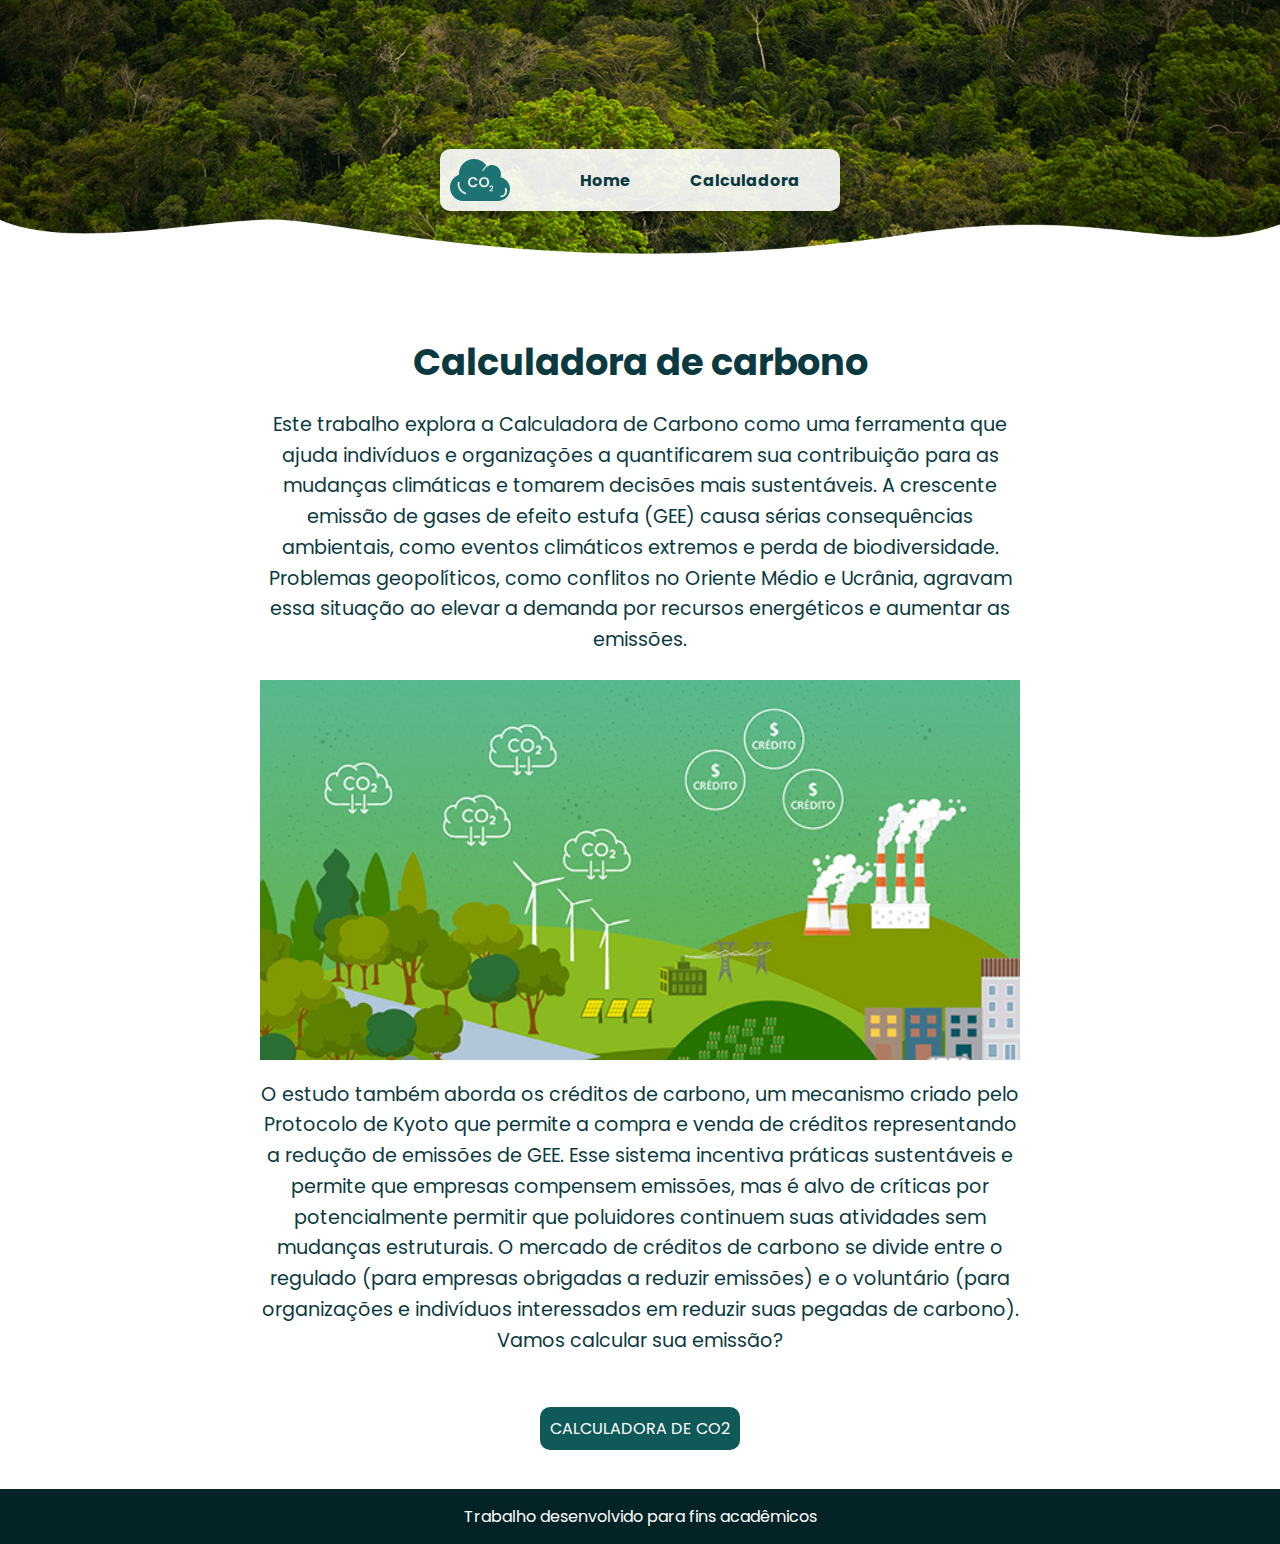
<file: APS/index.html>
<!DOCTYPE html>
<html>

<head>
    <meta charset="UTF-8">
    <meta name="viewport" content="width=device-width, initial-scale=1.0">
    <link rel="preconnect" href="https://fonts.googleapis.com">
    <link rel="preconnect" href="https://fonts.gstatic.com" crossorigin>
    <link rel="stylesheet" href="./styles/styles.css">
    <link href="https://fonts.googleapis.com/css2?family=Poppins:ital,wght@0,100;0,200;0,300;0,400;0,500;0,600;0,700;0,800;0,900;1,100;1,200;1,300;1,400;1,500;1,600;1,700;1,800;1,900&display=swap" rel="stylesheet">
    <title>Calculadora de Carbono</title>
</head>

<header >
    <div class="img-bg">
        <img src="./img/BG.jpg" alt="">
        <nav class="menu">
            <img src="./img/_LOGO_.svg" alt="">
            <a href="index.html">Home</a>
            <a href="cc.html">Calculadora</a>
        </nav>
    </div>
</header>

<body class="body">
    <div class="body-textos">
        <H1 class="fonte-titulo">Calculadora de carbono</H1>
        <h2 class="fonte-textos">Este trabalho explora a Calculadora de Carbono como uma ferramenta que ajuda indivíduos e organizações a quantificarem sua contribuição para as mudanças climáticas e tomarem decisões mais sustentáveis. A crescente emissão de gases de efeito estufa (GEE) causa sérias consequências ambientais, como eventos climáticos extremos e perda de biodiversidade. Problemas geopolíticos, como conflitos no Oriente Médio e Ucrânia, agravam essa situação ao elevar a demanda por recursos energéticos e aumentar as emissões.</h2>
        <img class="img-noticia" src="./img/fotohome.jpg" alt="">

        <h2 class="fonte-textos">O estudo também aborda os créditos de carbono, um mecanismo criado pelo Protocolo de Kyoto que permite a compra e venda de créditos representando a redução de emissões de GEE. Esse sistema incentiva práticas sustentáveis e permite que empresas compensem emissões, mas é alvo de críticas por potencialmente permitir que poluidores continuem suas atividades sem mudanças estruturais. O mercado de créditos de carbono se divide entre o regulado (para empresas obrigadas a reduzir emissões) e o voluntário (para organizações e indivíduos interessados em reduzir suas pegadas de carbono). <br> Vamos calcular sua emissão?
        </h2>
    </div>
    
    <div class="botao">
    <a href="cc.html" class="botao-reduzir">Calculadora de CO2</a>
    </div>
</body>

<footer>
    <p>Trabalho desenvolvido para fins acadêmicos</p>
</footer>

</html>
</file>
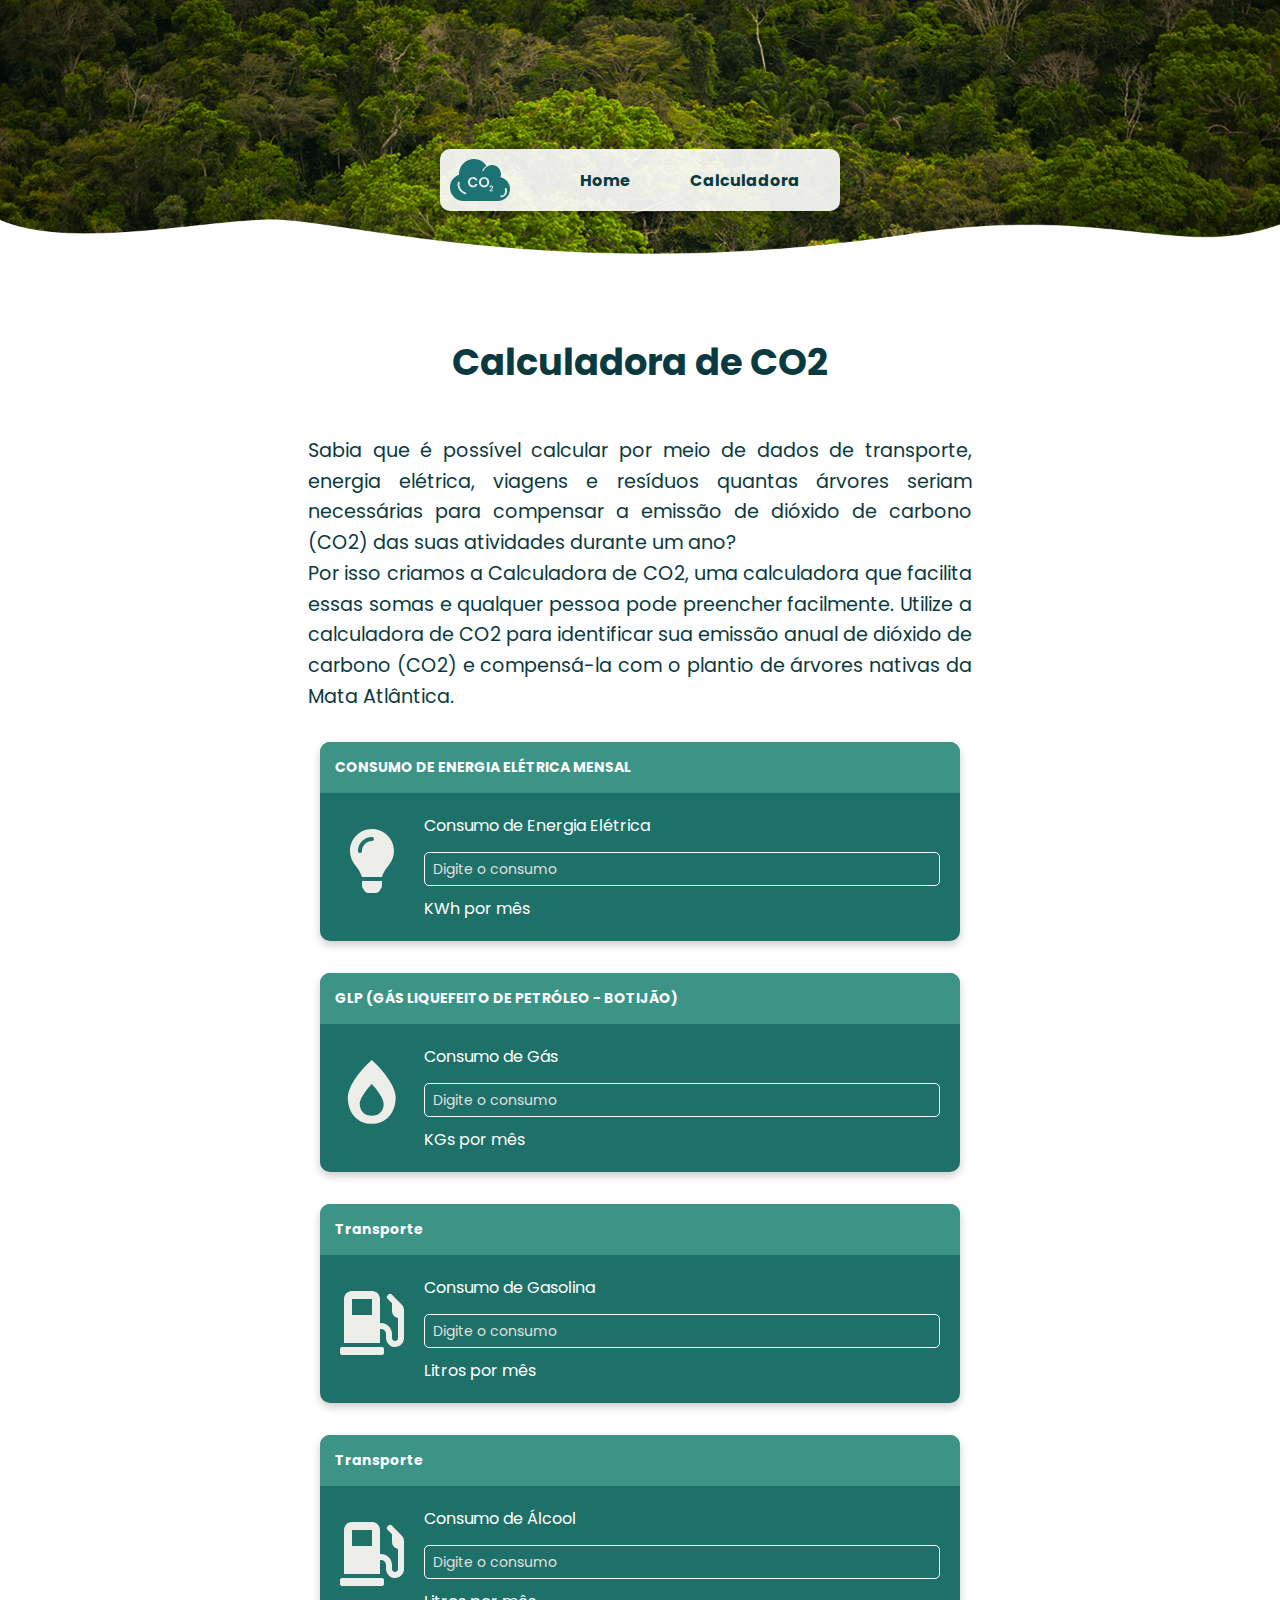
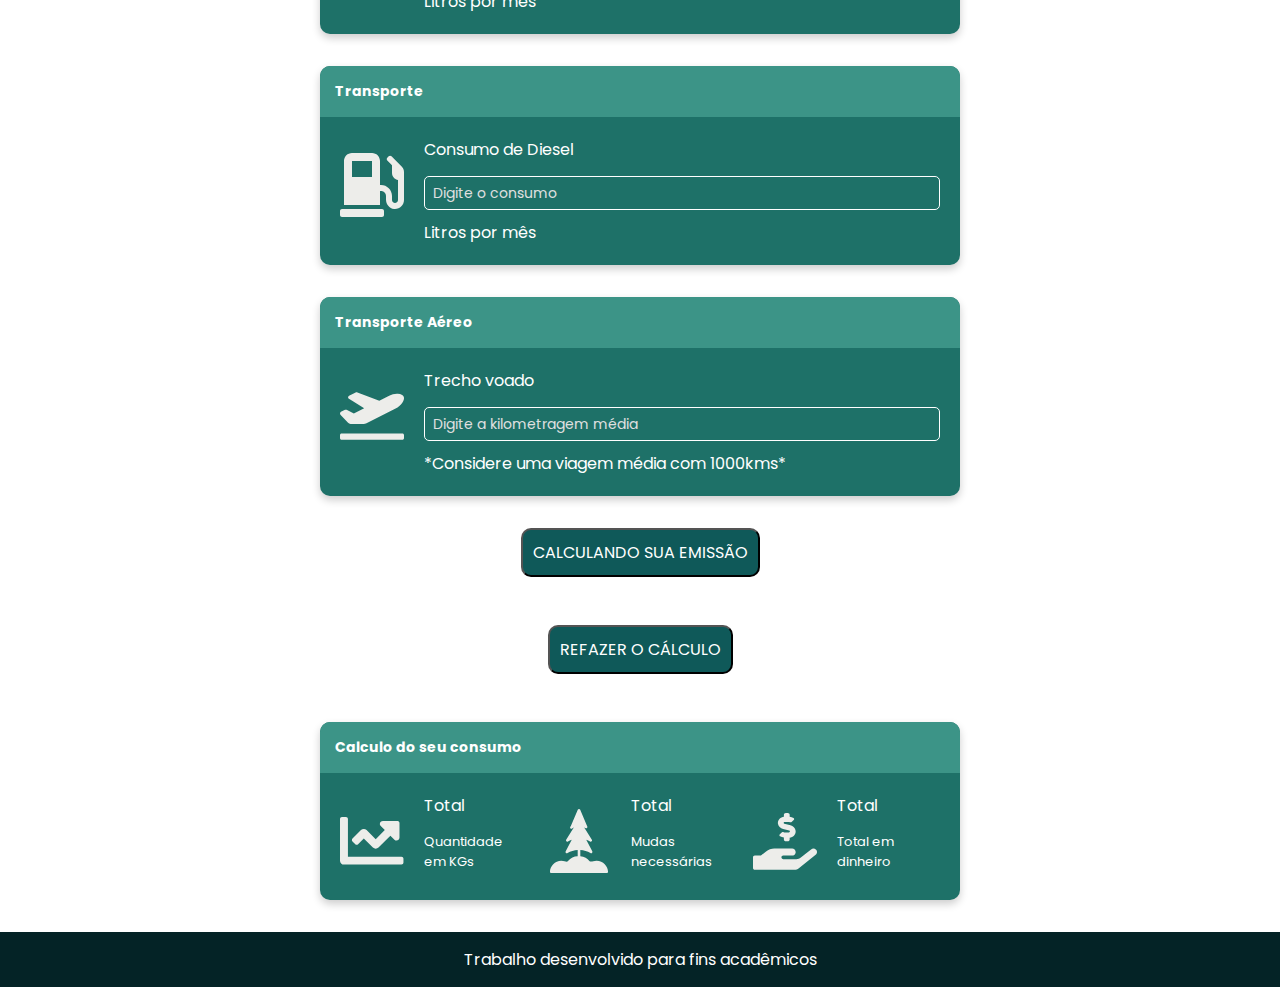
<file: APS/cc.html>
<!DOCTYPE html>
<html>

<head>
    <meta charset="UTF-8">
    <meta name="viewport" content="width=device-width, initial-scale=1.0">
    <link rel="preconnect" href="https://fonts.googleapis.com">
    <link rel="preconnect" href="https://fonts.gstatic.com" crossorigin>
    <link rel="stylesheet" href="./styles/styles.css">
    <link href="https://fonts.googleapis.com/css2?family=Poppins:ital,wght@0,100;0,200;0,300;0,400;0,500;0,600;0,700;0,800;0,900;1,100;1,200;1,300;1,400;1,500;1,600;1,700;1,800;1,900&display=swap" rel="stylesheet">
    <title>Calculadora de Carbono</title>
</head>

<header >
    <div class="img-bg">
        <img src="./img/BG.jpg" alt="">
        <nav class="menu">
            <img src="./img/_LOGO_.svg" alt="">
            <a href="index.html">Home</a>
            <a href="cc.html">Calculadora</a>
        </nav>
    </div>
</header>

<body class="body">

    <div class="textos-cc">
    <H1 class="fonte-titulo-cc"> Calculadora de CO2</H1>
    <h2  class="fonte-textos-cc">Sabia que é possível calcular por meio de dados de transporte, energia elétrica, viagens e resíduos quantas árvores seriam necessárias para compensar a emissão de dióxido de carbono (CO2) das suas atividades durante um ano? <br>
    Por isso criamos a Calculadora de CO2, uma calculadora que facilita essas somas e qualquer pessoa pode preencher facilmente.
    Utilize a calculadora de CO2 para identificar sua emissão anual de dióxido de carbono (CO2) e compensá-la com o plantio de árvores nativas da Mata Atlântica.</h2>
    </div>

    <div class="card-container">
        <div class="card">
            <h6 class="cardtitulo">CONSUMO DE ENERGIA ELÉTRICA MENSAL</h6>
            <div class="conteudo">
                <div class="icones">
                    <img src="./img/lampada.svg">
                </div>
                <div class="consumo">
                    <p class="consumo-titulo">Consumo de Energia Elétrica</p>
                    <div>
                        <input id="consumo-eletrico" type="number" placeholder="Digite o consumo">
                    </div>
                    <p>KWh por mês</p>
                </div>
            </div>
        </div>
    </div>

    <div class="card-container">
        <div class="card">
            <h6 class="cardtitulo">GLP (GÁS LIQUEFEITO DE PETRÓLEO - BOTIJÃO)</h6>
            <div class="conteudo">
                <div class="icones">
                    <img src="./img/gas.svg">
                </div>
                <div class="consumo">
                    <p class="consumo-titulo">Consumo de Gás</p>
                    <div>
                        <input id="consumo-gas" type="number" placeholder="Digite o consumo">
                    </div>
                    <p>KGs por mês</p>
                </div>
            </div>
        </div>
    </div>

    <div class="card-container">
        <div class="card">
            <h6 class="cardtitulo">Transporte</h6>
            <div class="conteudo">
                <div class="icones">
                    <img src="./img/gastank.svg">
                </div>
                <div class="consumo">
                    <p class="consumo-titulo">Consumo de Gasolina</p>
                    <div>
                        <input id="consumo-gasolina" type="number" placeholder="Digite o consumo">
                    </div>
                    <p>Litros por mês</p>
                </div>
            </div>
        </div>
    </div>

    <div class="card-container">
        <div class="card">
            <h6 class="cardtitulo">Transporte</h6>
            <div class="conteudo">
                <div class="icones">
                    <img src="./img/gastank.svg">
                </div>
                <div class="consumo">
                    <p class="consumo-titulo">Consumo de Álcool</p>
                    <div>
                        <input id="consumo-alcool" type="number" placeholder="Digite o consumo">
                    </div>
                    <p>Litros por mês</p>
                </div>
            </div>
        </div>
    </div>
    
    <div class="card-container">
        <div class="card">
            <h6 class="cardtitulo">Transporte</h6>
            <div class="conteudo">
                <div class="icones">
                    <img src="./img/gastank.svg">
                </div>
                <div class="consumo">
                    <p class="consumo-titulo">Consumo de Diesel</p>
                    <div>
                        <input id="consumo-diesel" type="number" placeholder="Digite o consumo">
                    </div>
                    <p>Litros por mês</p>
                </div>
            </div>
        </div>
    </div>

    <div class="card-container">
        <div class="card">
            <h6 class="cardtitulo">Transporte Aéreo</h6>
            <div class="conteudo">
                <div class="icones">
                    <img src="./img/aviao.svg" alt="">
                </div>
                <div class="consumo">
                    <p class="consumo-titulo">Trecho voado</p>
                    <div>
                        <input id="consumo-kms" type="number" placeholder="Digite a kilometragem média">
                    </div>
                    <p>*Considere uma viagem média com 1000kms*</p>
                </div>
            </div>
        </div>
    </div>
    
    <div class="botao">
        <button class="botao-reduzir">Calculando sua emissão</button>
    </div>
    <div class="botao">
        <button class="botao-refazer">Refazer o cálculo</button>
    </div>
   
    <div class="card-container">
        <div class="card">
            <h6 class="cardtitulo">Calculo do seu consumo</h6>
            <div class="conteudo">
                <div class="icones">
                    <img src="./img/graphic.svg">
                </div>
                <div class="consumo">
                    <p class="consumo-titulo">Total</p>
                    <div class="consumo-resultado">
                        <p id="resultado-co2">Quantidade em KGs</p>
                    </div>
                </div>
                <div class="icones">
                    <img src="./img/tree.svg">
                </div>
                <div class="consumo">
                    <p class="consumo-titulo">Total</p>
                    <div class="consumo-resultado">
                        <p id="resultado-arvores">Mudas necessárias</p>
                    </div>
                </div>
                <div class="icones">
                    <img src="./img/money.svg">
                </div>
                <div class="consumo">
                    <p class="consumo-titulo">Total</p>
                    <div class="consumo-resultado">
                        <p id="resultado-custo">Total em dinheiro</p>
                    </div>
                </div>
                </div>
            </div>
        </div>
    </div>
<script src="script.js"></script>
</body>
<footer>
    <p>Trabalho desenvolvido para fins acadêmicos</p>
</footer>
</html>
</file>
<file: APS/styles/styles.css>
@import url('https://fonts.googleapis.com/css2?family=Poppins:ital,wght@0,100;0,200;0,300;0,400;0,500;0,600;0,700;0,800;0,900;1,100;1,200;1,300;1,400;1,500;1,600;1,700;1,800;1,900&display=swap');

* {
    margin: 0;
    padding: 0;
    box-sizing: border-box;
}

.img-bg img {
    zoom: 2;
    max-width: 100%;
    height: auto;
    display: block;
    margin: 0 auto; /* Centraliza a imagem horizontalmente */
    position: relative;
}

.menu {
    display: flex;
    align-items: center;
    justify-content: space-between; /* Distribui a imagem e os links igualmente */
    font-family: 'Poppins';
    position: absolute;
    top: 20%;
    left: 50%;
    transform: translate(-50%, -50%);
    background-color: rgba(255, 255, 255, 0.9);
    padding: 10px 10px; /* Adicione um padding maior se precisar de mais espaço */
    border-radius: 10px;
    box-shadow: 0px 4px 8px rgba(0, 0, 0, 0.3);
}

.menu img {
    width: 30px;
    margin-right: 20px;
}

.menu a {
    color: #0A3A40;
    text-decoration: none;
    margin: 0px 30px; /* Espaço horizontal entre os links */
    font-size: 16px;
    font-weight: bold;
}

.menu a:hover {
    color: #062327; /* Cor diferente ao passar o mouse */
}

.body {
    justify-content: center;
    align-items: center;
    color: #0A3A40;
}

.body-textos {
    max-width: 800px; /* Define a largura máxima para não expandir demais */
    text-align: center; /* Alinha o conteúdo interno ao centro */
    margin: 0 auto; /* Centraliza a div no corpo da página */
    padding: 20px; /* Espaçamento interno para um layout mais bonito */
}

.fonte-titulo {
    font-family: 'Poppins';
    font-size: 2.3rem; /* Ajuste o tamanho conforme necessário */
    margin-bottom: 20px;
}

.textos-cc{
    width: 55%;
    text-align: justify; /* Alinha o conteúdo interno ao centro */
    margin: 0 auto; /* Centraliza a div no corpo da página */
    padding: 20px; /* Espaçamento interno para um layout mais bonito */
}

.fonte-textos {
    font-family: 'Poppins';
    font-weight: 400;
    font-size: 1.2rem;
    line-height: 1.6; /* Aumenta o espaçamento entre as linhas para facilitar a leitura */
    margin-bottom: 1.25em;
}

.fonte-titulo-cc {
    text-align: center;
    font-family: 'Poppins';
    font-size: 2.3rem; /* Ajuste o tamanho conforme necessário */
    margin-bottom: 1.25em;
}

.fonte-textos-cc {
    font-family: 'Poppins';
    font-weight: 400;
    font-size: 1.2rem;
    line-height: 1.6; /* Aumenta o espaçamento entre as linhas para facilitar a leitura */
    margin-bottom: 10px;
}

.img-noticia {
    width: 100%;
    margin: 20px auto; /* Centraliza a imagem e adiciona espaço acima e abaixo */
    display: block;
}

.botao {
    text-align: center;
    margin-top: 1em;
    margin-bottom: 3em;
}

.botao-reduzir{
    font-family: 'Poppins';
    background: #0F5959;
    padding: 10px;
    border-radius: 10px;
    text-decoration: none;
    color: white;
    font-size: 16px;
    text-transform: uppercase;
    position: relative;
}

.botao-refazer{
    font-family: 'Poppins';
    background: #0F5959;
    padding: 10px;
    border-radius: 10px;
    text-decoration: none;
    color: white;
    font-size: 16px;
    text-transform: uppercase;
    position: relative;
}

footer {
    font-family: 'Poppins';
    background-color: #042326; /* Cor de fundo */
    color: white; /* Cor do texto para contraste */
    padding: 15px; /* Espaçamento interno */
    text-align: center; /* Centraliza o conteúdo */
}


/* Styles voltado para os cards */

.card-container {
    display: flex;
    justify-content: center;
    align-items: center;
    font-family: 'Poppins';
    margin-bottom: 2em;
}

.card {
    width: 50%;
    background-color: #1e7168;
    border-radius: 10px;
    overflow: hidden;
    color: #ffffff;
    box-shadow: 0px 4px 8px rgba(0, 0, 0, 0.2);
}

.cardtitulo {
    background-color: #3c9487;
    padding: 15px;
    font-weight: bold;
    text-align: left;
    font-size: 14px;
}

/* Conteúdo do Card */

.conteudo {
    display: flex;
    align-items: flex-start; /* Alinha o ícone e o conteúdo de texto no topo */
    padding: 20px;
    gap: 20px; /* Espaço entre o ícone e o conteúdo de texto */
}

.icone {
    display: flex;
    justify-content: center; /* Centraliza o ícone horizontalmente */
    align-items: center; /* Centraliza o ícone verticalmente */
}

.icones img {
    margin-top: 1em;
    width: 4em;
    height: 4em;
}

.consumo {
    display: flex;
    flex-direction: column; /* Organiza os itens verticalmente */
    gap: 10px; /* Espaço entre os itens */
    flex: 1; /* Permite que o conteúdo ocupe o espaço restante */
}

.consumo-titulo {
    font-size: 16px;
    margin-bottom: 4px;
}

.consumo input {
    width: 100%;
    padding: 8px;
    border: 1px solid #ffffff;
    border-radius: 5px;
    background-color: transparent;
    color: #ffffff;
    font-size: 14px;
}

.consumo input::placeholder {
    color: #e0e0e0;
    font-family: 'Poppins';
}

.consumo-resultado {
    font-size: 13px;
}
</file>
